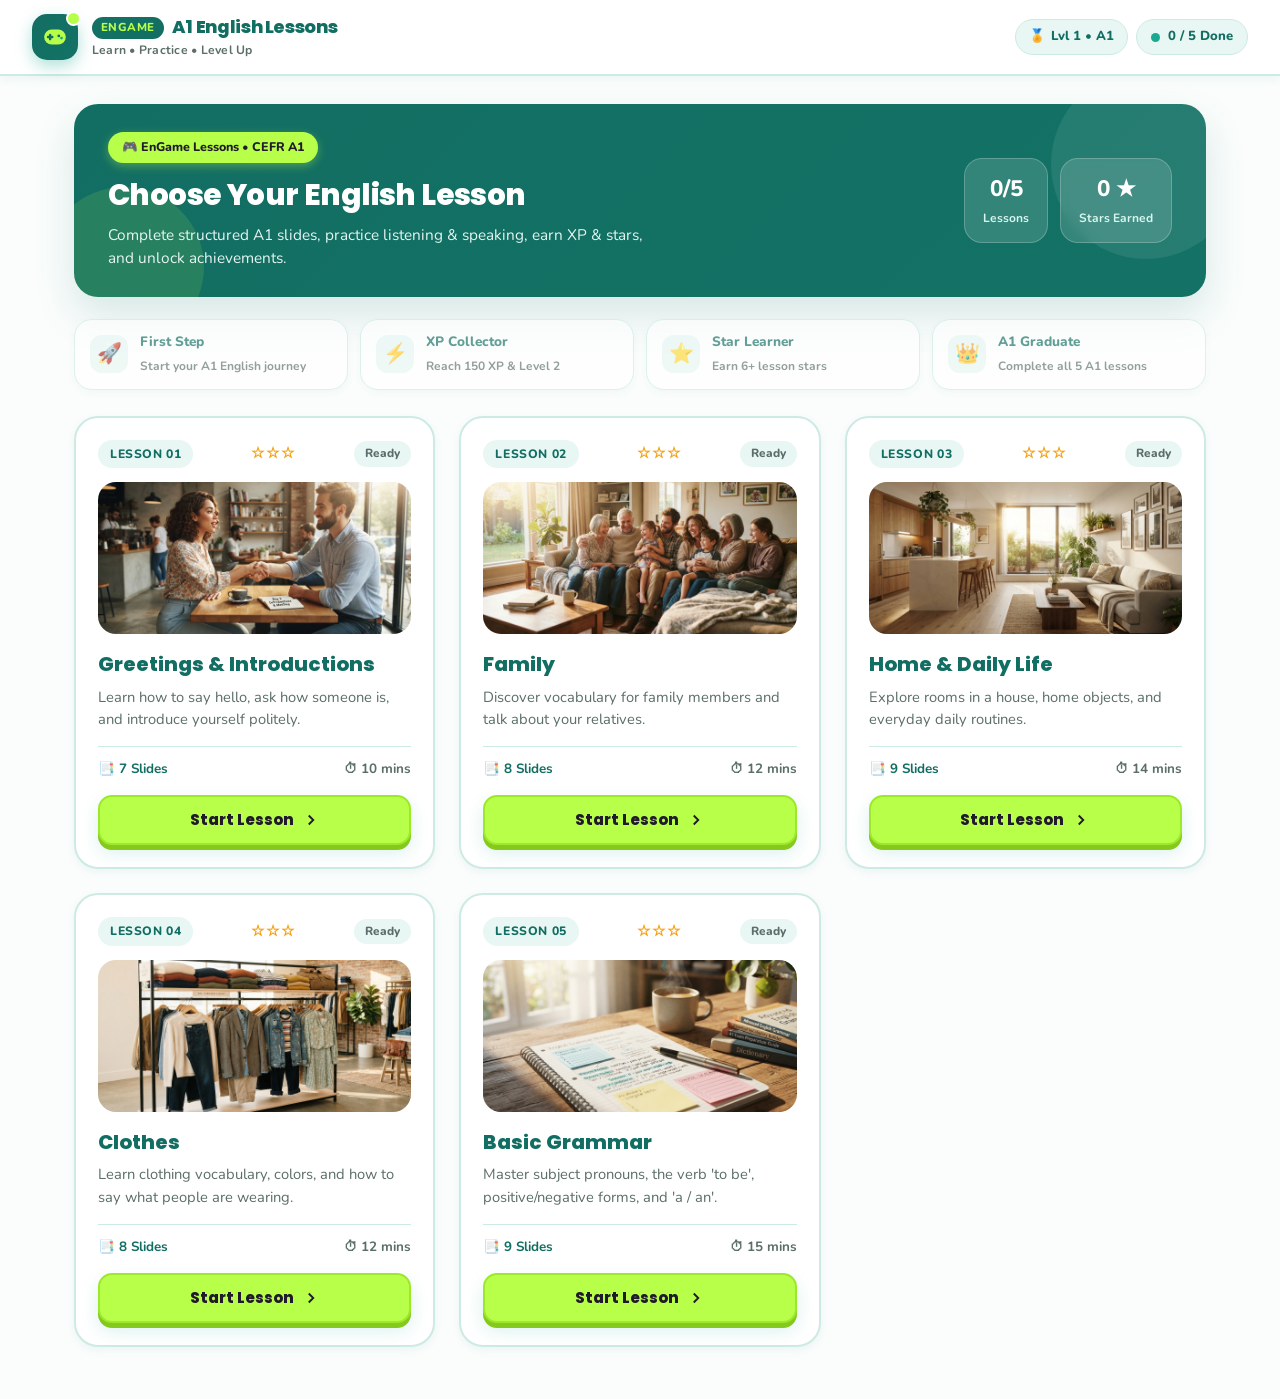
<file: index.html>
<!DOCTYPE html>
<html lang="en">
<head>
  <meta charset="UTF-8" />
  <meta name="viewport" content="width=device-width, initial-scale=1.0" />
  <title>EnGame • A1 English Lessons</title>
  <link rel="preconnect" href="https://fonts.googleapis.com" />
  <link rel="preconnect" href="https://fonts.gstatic.com" crossorigin />
  <link href="https://fonts.googleapis.com/css2?family=Nunito:wght@600;700;800;900&family=Poppins:wght@500;600;700;800&display=swap" rel="stylesheet" />
  <link rel="stylesheet" href="assets/css/style.css" />
  <link rel="stylesheet" href="assets/css/lessons.css" />
</head>
<body>
  <div class="app-shell">
    <header class="top-bar">
      <div class="brand">
        <div class="brand-logo engame-logo" aria-hidden="true">
          <svg width="26" height="26" viewBox="0 0 24 24" fill="none">
            <rect x="2" y="5" width="20" height="14" rx="7" fill="#B8FF4A"/>
            <path d="M7.5 10v4M5.5 12h4" stroke="#126E62" stroke-width="2.2" stroke-linecap="round"/>
            <circle cx="15.5" cy="11" r="1.3" fill="#126E62"/>
            <circle cx="18" cy="13" r="1.3" fill="#19A991"/>
          </svg>
        </div>
        <div>
          <div class="brand-row">
            <span class="engame-tag">EnGame</span>
            <h1 class="brand-title">A1 English Lessons</h1>
          </div>
          <p class="brand-subtitle">Learn • Practice • Level Up</p>
        </div>
      </div>

      <div class="top-actions">
        <div class="gamify-hud" aria-label="Player Progress">
          <div class="hud-pill xp-pill" title="Earned Experience Points">
            <span class="hud-icon">⚡</span>
            <span id="headerXpText">0 XP</span>
          </div>
          <div class="hud-pill level-pill" title="Current Learner Level">
            <span class="hud-icon">🏅</span>
            <span id="headerLevelText">Lvl 1 • A1</span>
          </div>
          <div class="overall-pill" id="overallProgressPill" title="Completed Lessons">
            <span class="dot"></span>
            <span id="overallProgressText">0 / 5 Done</span>
          </div>
        </div>
     
      
      </div>
    </header>

    <main class="lessons-container">
      <section class="intro-banner">
        <div class="intro-banner-text">
          <span class="badge-lime">🎮 EnGame Lessons • CEFR A1</span>
          <h2>Choose Your English Lesson</h2>
          <p>Complete structured A1 slides, practice listening &amp; speaking, earn XP &amp; stars, and unlock achievements.</p>
        </div>
        <div class="banner-stats">
          <div class="stat-chip">
            <strong id="completedCount">0/5</strong>
            <span>Lessons</span>
          </div>
          <div class="stat-chip">
            <strong id="bannerStarsCount">0 ★</strong>
            <span>Stars Earned</span>
          </div>
          <div class="stat-chip lime-chip">
            <strong id="bannerXpCount">0 XP</strong>
            <span>Total XP</span>
          </div>
        </div>
      </section>

      <!-- Subtle Achievements Strip -->
      <section class="achievements-strip" id="achievementsStrip" aria-label="Learner Achievements">
        <!-- Populated dynamically by lessons.js -->
      </section>

      <section class="lessons-grid" id="lessonsGrid" aria-label="A1 English Lessons">
        <!-- Populated dynamically by lessons.js -->
      </section>
    </main>
  </div>

  <script src="assets/js/lessons.js"></script>
  <script>
    document.addEventListener('DOMContentLoaded', () => {
      initThemeToggle();
      initFullscreenToggle();
      renderLessonsGrid();
    });
  </script>
</body>
</html>
</file>
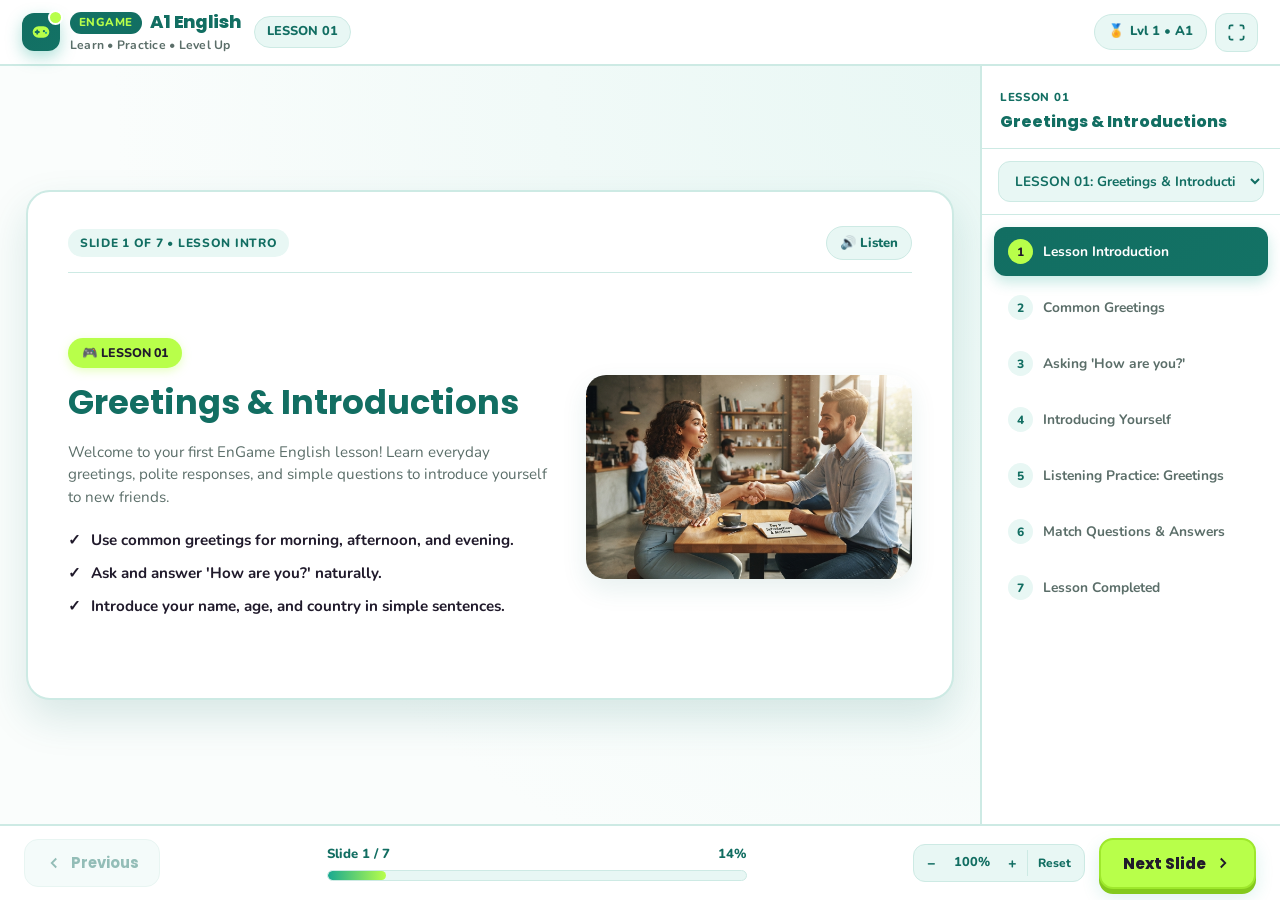
<file: pages/learning.html>
<!DOCTYPE html>
<html lang="en">
<head>
  <meta charset="UTF-8" />
  <meta name="viewport" content="width=device-width, initial-scale=1.0" />
  <title>EnGame Lesson Player | A1 English</title>
  <link rel="preconnect" href="https://fonts.googleapis.com" />
  <link rel="preconnect" href="https://fonts.gstatic.com" crossorigin />
  <link href="https://fonts.googleapis.com/css2?family=Nunito:wght@600;700;800;900&family=Poppins:wght@500;600;700;800&display=swap" rel="stylesheet" />
  <link rel="stylesheet" href="../assets/css/style.css" />
  <link rel="stylesheet" href="../assets/css/player.css" />
</head>
<body class="player-body">
  <div class="player-app" id="playerApp">
    <!-- Top Header: EnGame Logo & Branding, XP Points, Level Indicator, Dark Mode & Fullscreen -->
    <header class="player-header">
      <div class="player-header-left">
        <a href="../index.html" class="brand-link" title="Back to EnGame Lessons">
          <div class="brand-logo engame-logo small" aria-hidden="true">
            <svg width="20" height="20" viewBox="0 0 24 24" fill="none">
              <rect x="2" y="5" width="20" height="14" rx="7" fill="#B8FF4A"/>
              <path d="M7.5 10v4M5.5 12h4" stroke="#126E62" stroke-width="2.2" stroke-linecap="round"/>
              <circle cx="15.5" cy="11" r="1.3" fill="#126E62"/>
              <circle cx="18" cy="13" r="1.3" fill="#19A991"/>
            </svg>
          </div>
          <div>
            <div class="brand-row">
              <span class="engame-tag">EnGame</span>
              <h1 class="brand-title">A1 English</h1>
            </div>
            <p class="brand-subtitle">Learn • Practice • Level Up</p>
          </div>
        </a>
        <div class="lesson-badge-header" id="headerLessonBadge">Lesson 01</div>
      </div>

      <div class="player-header-right">
        <div class="gamify-hud player-hud">
          <div class="hud-pill xp-pill" id="playerXpPill" title="Total XP Earned">
            <span class="hud-icon">⚡</span>
            <span id="playerXpText">0 XP</span>
          </div>
          <div class="hud-pill level-pill" id="playerLevelPill" title="Learner Level">
            <span class="hud-icon">🏅</span>
            <span id="playerLevelText">Lvl 1 • A1</span>
          </div>
        </div>

        <button class="icon-btn mobile-sidebar-btn" id="toggleSidebarBtn" aria-label="Toggle Slides List" title="Lesson Slides">
          <svg width="19" height="19" viewBox="0 0 24 24" fill="none" stroke="currentColor" stroke-width="2.2">
            <line x1="8" y1="6" x2="21" y2="6"></line>
            <line x1="8" y1="12" x2="21" y2="12"></line>
            <line x1="8" y1="18" x2="21" y2="18"></line>
            <line x1="3" y1="6" x2="3.01" y2="6"></line>
            <line x1="3" y1="12" x2="3.01" y2="12"></line>
            <line x1="3" y1="18" x2="3.01" y2="18"></line>
          </svg>
          <span class="btn-label-sm">Slides</span>
        </button>

        <button class="icon-btn" id="themeToggle" aria-label="Toggle Dark Mode" title="Toggle Dark Mode">
          <svg width="19" height="19" viewBox="0 0 24 24" fill="none" stroke="currentColor" stroke-width="2.2">
            <circle cx="12" cy="12" r="5"></circle>
            <path d="M12 1v2M12 21v2M4.22 4.22l1.42 1.42M18.36 18.36l1.42 1.42M1 12h2M21 12h2M4.22 19.78l1.42-1.42M18.36 5.64l1.42-1.42"></path>
          </svg>
        </button>

        <button class="icon-btn" id="fullscreenBtn" aria-label="Toggle Fullscreen" title="Toggle Fullscreen">
          <svg width="19" height="19" viewBox="0 0 24 24" fill="none" stroke="currentColor" stroke-width="2.2">
            <path d="M8 3H5a2 2 0 0 0-2 2v3m18 0V5a2 2 0 0 0-2-2h-3m0 18h3a2 2 0 0 0 2-2v-3M3 16v3a2 2 0 0 0 2 2h3"></path>
          </svg>
        </button>
      </div>
    </header>

    <!-- Workspace: Main Slide Stage + Right Sidebar -->
    <div class="player-workspace">
      <main class="slide-stage" id="slideStage">
        <div class="slide-viewport" id="slideViewport">
          <div class="slide-canvas" id="slideCanvas">
            <!-- Dynamic Slide Content Rendered Here -->
          </div>
        </div>
        <!-- XP / Achievement Toast Notification -->
        <div class="xp-toast hidden" id="xpToast">+10 XP Earned! ⚡</div>
      </main>

      <aside class="slides-sidebar" id="slidesSidebar" aria-label="Lesson Slides">
        <div class="sidebar-header">
          <div>
            <span class="sidebar-kicker" id="sidebarLessonCode">LESSON 01</span>
            <h2 class="sidebar-title" id="sidebarLessonTitle">Greetings &amp; Introductions</h2>
          </div>
          <button class="icon-btn close-sidebar-mobile" id="closeSidebarBtn" aria-label="Close Slides List">
            <svg width="18" height="18" viewBox="0 0 24 24" fill="none" stroke="currentColor" stroke-width="2.4">
              <line x1="18" y1="6" x2="6" y2="18"></line>
              <line x1="6" y1="6" x2="18" y2="18"></line>
            </svg>
          </button>
        </div>

        <div class="sidebar-lesson-switcher">
          <label for="lessonSelect" class="sr-only">Switch Lesson</label>
          <select id="lessonSelect" class="lesson-select"></select>
        </div>

        <ul class="slides-list" id="slidesList">
          <!-- Slide items populated dynamically -->
        </ul>
      </aside>
    </div>

    <!-- Bottom Controls: Previous, Next Slide, Progress Bar, Slide Counter, Zoom Controls -->
    <footer class="player-controls">
      <div class="controls-left">
        <button class="nav-btn btn-secondary" id="prevSlideBtn" disabled>
          <svg width="18" height="18" viewBox="0 0 24 24" fill="none" stroke="currentColor" stroke-width="2.4">
            <polyline points="15 18 9 12 15 6"></polyline>
          </svg>
          <span>Previous</span>
        </button>
      </div>

      <div class="controls-center">
        <div class="progress-meta">
          <span id="slideCounterText">Slide 1 / 7</span>
          <span id="progressPercentText">14%</span>
        </div>
        <div class="progress-track" role="progressbar" aria-valuemin="0" aria-valuemax="100" id="progressTrack">
          <div class="progress-fill" id="progressFill" style="width: 14%"></div>
        </div>
      </div>

      <div class="controls-right">
        <div class="zoom-controls" aria-label="Zoom Controls">
          <button class="zoom-btn" id="zoomOutBtn" title="Zoom Out" aria-label="Zoom Out">−</button>
          <span class="zoom-label" id="zoomLevelText">100%</span>
          <button class="zoom-btn" id="zoomInBtn" title="Zoom In" aria-label="Zoom In">+</button>
          <button class="zoom-btn zoom-reset" id="zoomResetBtn" title="Reset Zoom" aria-label="Reset Zoom">Reset</button>
        </div>

        <button class="nav-btn btn-primary" id="nextSlideBtn">
          <span id="nextSlideBtnText">Next Slide</span>
          <svg width="18" height="18" viewBox="0 0 24 24" fill="none" stroke="currentColor" stroke-width="2.4">
            <polyline points="9 18 15 12 9 6"></polyline>
          </svg>
        </button>
      </div>
    </footer>
  </div>

  <!-- Mistake Review Modal -->
  <div class="modal-backdrop hidden" id="reviewModal">
    <div class="modal-card">
      <div class="modal-header">
        <h3>Review Your Mistakes</h3>
        <button class="icon-btn" id="closeReviewModal" aria-label="Close">✕</button>
      </div>
      <div class="modal-body" id="reviewModalBody"></div>
    </div>
  </div>

  <script src="../assets/js/lessons.js"></script>
  <script src="../assets/js/slides.js"></script>
  <script src="../assets/js/activities.js"></script>
  <script src="../assets/js/player.js"></script>
</body>
</html>
</file>
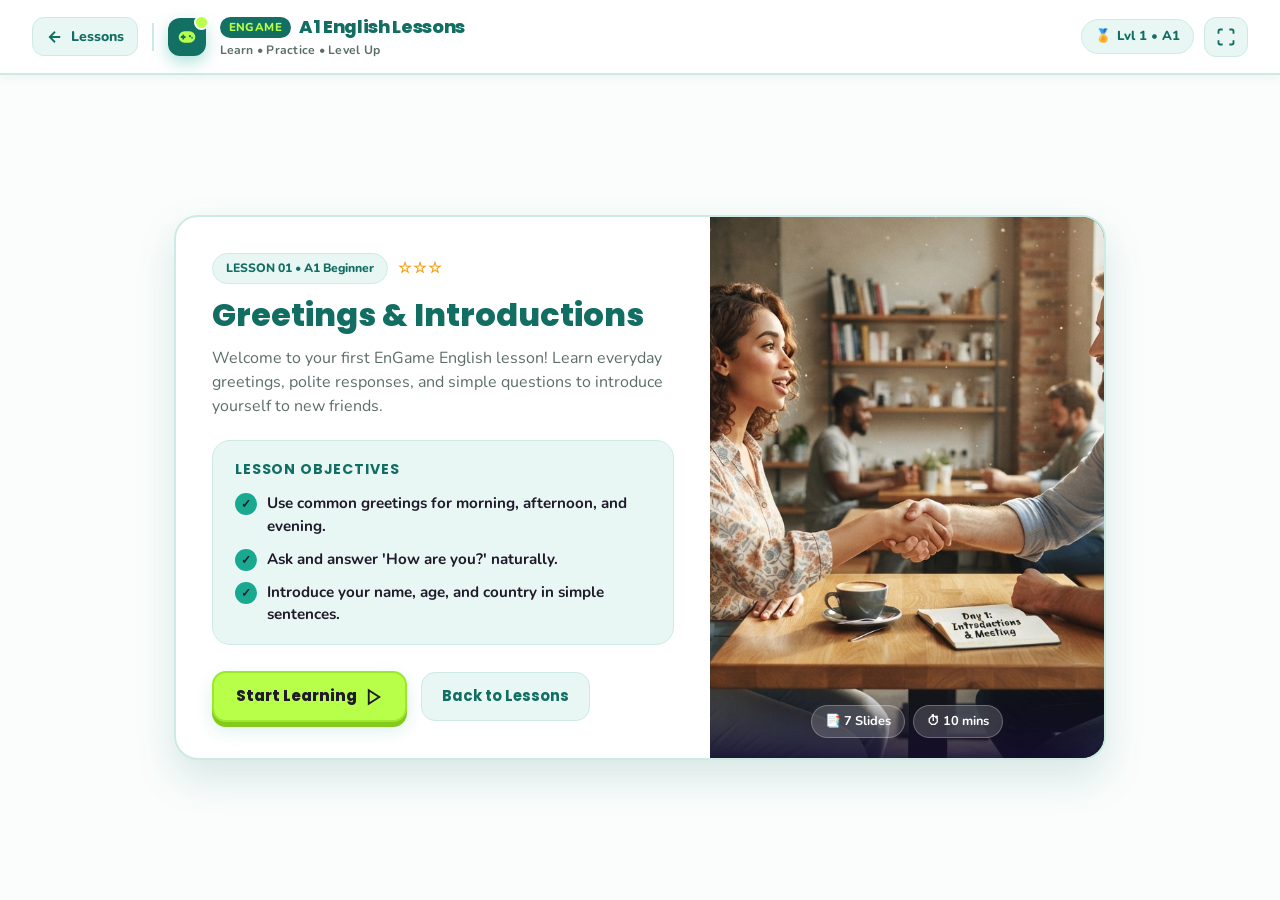
<file: pages/lesson.html>
<!DOCTYPE html>
<html lang="en">
<head>
  <meta charset="UTF-8" />
  <meta name="viewport" content="width=device-width, initial-scale=1.0" />
  <title>Lesson Overview | EnGame A1 English</title>
  <link rel="preconnect" href="https://fonts.googleapis.com" />
  <link rel="preconnect" href="https://fonts.gstatic.com" crossorigin />
  <link href="https://fonts.googleapis.com/css2?family=Nunito:wght@600;700;800;900&family=Poppins:wght@500;600;700;800&display=swap" rel="stylesheet" />
  <link rel="stylesheet" href="../assets/css/style.css" />
  <link rel="stylesheet" href="../assets/css/lessons.css" />
</head>
<body>
  <div class="app-shell">
    <header class="top-bar">
      <div class="brand">
        <a href="../index.html" class="back-link" aria-label="Back to Lessons">
          <svg width="18" height="18" viewBox="0 0 24 24" fill="none" stroke="currentColor" stroke-width="2.4">
            <path d="M19 12H5M12 19l-7-7 7-7"></path>
          </svg>
          <span>Lessons</span>
        </a>
        <div class="divider-v"></div>
        <div class="brand-logo engame-logo small" aria-hidden="true">
          <svg width="20" height="20" viewBox="0 0 24 24" fill="none">
            <rect x="2" y="5" width="20" height="14" rx="7" fill="#B8FF4A"/>
            <path d="M7.5 10v4M5.5 12h4" stroke="#126E62" stroke-width="2.2" stroke-linecap="round"/>
            <circle cx="15.5" cy="11" r="1.3" fill="#126E62"/>
            <circle cx="18" cy="13" r="1.3" fill="#19A991"/>
          </svg>
        </div>
        <div>
          <div class="brand-row">
            <span class="engame-tag">EnGame</span>
            <h1 class="brand-title">A1 English Lessons</h1>
          </div>
          <p class="brand-subtitle">Learn • Practice • Level Up</p>
        </div>
      </div>

      <div class="top-actions">
        <div class="gamify-hud">
          <div class="hud-pill xp-pill">
            <span class="hud-icon">⚡</span>
            <span id="headerXpText">0 XP</span>
          </div>
          <div class="hud-pill level-pill">
            <span class="hud-icon">🏅</span>
            <span id="headerLevelText">Lvl 1 • A1</span>
          </div>
        </div>
        <button class="icon-btn" id="themeToggle" aria-label="Toggle Dark Mode" title="Toggle Dark Mode">
          <svg width="20" height="20" viewBox="0 0 24 24" fill="none" stroke="currentColor" stroke-width="2.2">
            <circle cx="12" cy="12" r="5"></circle>
            <path d="M12 1v2M12 21v2M4.22 4.22l1.42 1.42M18.36 18.36l1.42 1.42M1 12h2M21 12h2M4.22 19.78l1.42-1.42M18.36 5.64l1.42-1.42"></path>
          </svg>
        </button>
        <button class="icon-btn" id="fullscreenBtn" aria-label="Toggle Fullscreen" title="Toggle Fullscreen">
          <svg width="20" height="20" viewBox="0 0 24 24" fill="none" stroke="currentColor" stroke-width="2.2">
            <path d="M8 3H5a2 2 0 0 0-2 2v3m18 0V5a2 2 0 0 0-2-2h-3m0 18h3a2 2 0 0 0 2-2v-3M3 16v3a2 2 0 0 0 2 2h3"></path>
          </svg>
        </button>
      </div>
    </header>

    <main class="lesson-intro-wrapper" id="lessonIntroContainer">
      <!-- Populated dynamically by lessons.js -->
    </main>
  </div>

  <script src="../assets/js/lessons.js"></script>
  <script>
    document.addEventListener('DOMContentLoaded', () => {
      initThemeToggle();
      initFullscreenToggle();
      updateHeaderHUD();
      renderLessonIntroduction();
    });
  </script>
</body>
</html>
</file>
<file: assets/css/style.css>
:root {
  --primary-purple: #19A991;
  --primary-purple-hover: #128C78;
  --deep-purple: #126E62;
  --lavender-bg: #E8F7F4;
  --lavender-hover: #D6F1EC;
  --lime-green: #B8FF4A;
  --lime-green-hover: #A6F52E;
  --soft-green: #DFFF9A;
  --main-bg: #FAFDFC;
  --bg-surface: #FFFFFF;
  --text-main: #201A2B;
  --text-muted: #5B6E69;
  --border-color: #CDEAE4;
  --red-accent: #FF4D6D;
  --red-soft: #FFE4EA;
  --green-success: #16A34A;
  --green-soft: #DCFCE7;

  --shadow-sm: 0 3px 10px rgba(18, 110, 98, 0.06);
  --shadow-md: 0 10px 26px rgba(18, 110, 98, 0.10);
  --shadow-lg: 0 18px 40px rgba(18, 110, 98, 0.15);
  --radius-sm: 12px;
  --radius-md: 18px;
  --radius-lg: 24px;
  --transition: 0.22s cubic-bezier(0.25, 0.8, 0.25, 1);
}

[data-theme="dark"] {
  --primary-purple: #49BFAE;
  --primary-purple-hover: #68D0C0;
  --deep-purple: #E8F6F3;
  --lavender-bg: #18342F;
  --lavender-hover: #244841;
  --lime-green: #B8FF4A;
  --lime-green-hover: #C8FF70;
  --soft-green: rgba(184, 255, 74, 0.18);
  --main-bg: #0D1917;
  --bg-surface: #14221F;
  --text-main: #F4FAF8;
  --text-muted: #A6C8C0;
  --border-color: #31534C;
  --red-accent: #FF6B86;
  --red-soft: rgba(255, 77, 109, 0.2);
  --green-success: #4ADE80;
  --green-soft: rgba(74, 222, 128, 0.18);

  --shadow-sm: 0 4px 12px rgba(0, 0, 0, 0.32);
  --shadow-md: 0 10px 28px rgba(0, 0, 0, 0.45);
  --shadow-lg: 0 18px 42px rgba(0, 0, 0, 0.55);
}

* {
  box-sizing: border-box;
  margin: 0;
  padding: 0;
}

html,
body {
  min-width: 0;
  width: 100%;
}

img,
svg,
video {
  max-width: 100%;
}

body {
  font-family: 'Nunito', 'Poppins', -apple-system, BlinkMacSystemFont, sans-serif;
  background-color: var(--main-bg);
  color: var(--text-main);
  line-height: 1.5;
  transition: background-color var(--transition), color var(--transition);
}

h1, h2, h3, h4, .brand-title, .btn-primary, .btn-secondary {
  font-family: 'Poppins', 'Nunito', sans-serif;
}

a {
  text-decoration: none;
  color: inherit;
}

button {
  font-family: inherit;
  cursor: pointer;
  border: none;
  background: none;
  color: inherit;
}

.sr-only {
  position: absolute;
  width: 1px;
  height: 1px;
  overflow: hidden;
  clip: rect(0, 0, 0, 0);
}

/* Top Bar */
.app-shell {
  min-height: 100vh;
  display: flex;
  flex-direction: column;
}

.top-bar {
  background: var(--bg-surface);
  border-bottom: 2px solid var(--border-color);
  padding: 14px 32px;
  display: flex;
  align-items: center;
  justify-content: space-between;
  gap: 16px;
  box-shadow: var(--shadow-sm);
}

.brand {
  display: flex;
  align-items: center;
  gap: 14px;
  min-width: 0;
}

.brand-logo.engame-logo {
  width: 46px;
  height: 46px;
  border-radius: 15px;
  background: linear-gradient(135deg, #126E62 0%, #137265 100%);
  display: flex;
  align-items: center;
  justify-content: center;
  position: relative;
  box-shadow: 0 6px 16px rgba(25, 169, 145, 0.35);
}

.brand-logo.engame-logo::after {
  content: '';
  position: absolute;
  top: -3px;
  right: -3px;
  width: 11px;
  height: 11px;
  border-radius: 50%;
  background: var(--lime-green);
  border: 2px solid var(--bg-surface);
}

.brand-logo.small {
  width: 38px;
  height: 38px;
  border-radius: 12px;
}

.brand-row {
  display: flex;
  align-items: center;
  gap: 8px;
}

.engame-tag {
  background: linear-gradient(135deg, #137265, #126E62);
  color: #B8FF4A;
  font-size: 0.72rem;
  font-weight: 800;
  padding: 2px 9px;
  border-radius: 999px;
  letter-spacing: 0.04em;
  text-transform: uppercase;
}

.brand-title {
  font-size: 1.12rem;
  font-weight: 800;
  color: var(--deep-purple);
  letter-spacing: -0.02em;
  overflow-wrap: anywhere;
}

.brand-subtitle {
  font-size: 0.76rem;
  font-weight: 700;
  color: var(--text-muted);
  letter-spacing: 0.02em;
}

.top-actions {
  display: flex;
  align-items: center;
  gap: 10px;
  min-width: 0;
}

/* Gamification HUD Pills */
.gamify-hud {
  display: flex;
  align-items: center;
  gap: 8px;
}

.hud-pill {
  display: inline-flex;
  align-items: center;
  gap: 6px;
  padding: 7px 13px;
  border-radius: 999px;
  font-size: 0.82rem;
  font-weight: 800;
  border: 1.5px solid var(--border-color);
  transition: transform var(--transition);
}

.xp-pill {
  background: var(--soft-green);
  color: #201A2B;
  border-color: #B8FF4A;
}

[data-theme="dark"] .xp-pill {
  color: #B8FF4A;
}

.level-pill {
  background: var(--lavender-bg);
  color: var(--deep-purple);
}

.icon-btn {
  display: inline-flex;
  align-items: center;
  justify-content: center;
  gap: 6px;
  padding: 9px 11px;
  border-radius: var(--radius-sm);
  background: var(--lavender-bg);
  color: var(--deep-purple);
  border: 1.5px solid var(--border-color);
  transition: all var(--transition);
}

.icon-btn:hover {
  background: var(--lavender-hover);
  transform: translateY(-2px);
}

.badge-lime {
  display: inline-flex;
  align-items: center;
  gap: 6px;
  padding: 6px 14px;
  border-radius: 999px;
  font-size: 0.78rem;
  font-weight: 800;
  background: var(--lime-green);
  color: #201A2B;
  box-shadow: 0 3px 10px rgba(184, 255, 74, 0.35);
}

.badge-accent {
  display: inline-flex;
  align-items: center;
  gap: 6px;
  padding: 5px 13px;
  border-radius: 999px;
  font-size: 0.76rem;
  font-weight: 800;
  background: var(--lavender-bg);
  color: var(--deep-purple);
  border: 1px solid var(--border-color);
}

/* EnGame Lime Green Action Button */
.btn-primary {
  display: inline-flex;
  align-items: center;
  justify-content: center;
  gap: 8px;
  padding: 12px 22px;
  border-radius: 14px;
  background: var(--lime-green);
  color: #201A2B;
  font-weight: 800;
  font-size: 0.94rem;
  border: 2px solid #9EE82C;
  box-shadow: 0 5px 0 #84C91C, 0 8px 18px rgba(25, 169, 145, 0.16);
  transition: all 0.16s ease;
}

.btn-primary:hover {
  background: var(--lime-green-hover);
  transform: translateY(-2px);
  box-shadow: 0 7px 0 #84C91C, 0 12px 22px rgba(25, 169, 145, 0.22);
}

.btn-primary:active {
  transform: translateY(2px);
  box-shadow: 0 2px 0 #84C91C;
}

.btn-secondary {
  display: inline-flex;
  align-items: center;
  justify-content: center;
  gap: 8px;
  padding: 12px 20px;
  border-radius: 14px;
  background: var(--lavender-bg);
  color: var(--deep-purple);
  border: 1.5px solid var(--border-color);
  font-weight: 700;
  font-size: 0.93rem;
  transition: all var(--transition);
}

.btn-secondary:hover:not(:disabled) {
  background: var(--lavender-hover);
  transform: translateY(-1px);
}

.btn-secondary:disabled {
  opacity: 0.45;
  cursor: not-allowed;
}

@media (max-width: 720px) {
  .top-bar {
    padding: 12px 16px;
    flex-wrap: wrap;
    gap: 10px 14px;
  }
  .brand {
    flex: 1 1 100%;
  }
  .top-actions .overall-pill {
    display: none;
  }
  .brand-title {
    font-size: 0.98rem;
  }
  .top-actions {
    width: 100%;
    justify-content: space-between;
    gap: 8px;
  }
  .gamify-hud {
    min-width: 0;
    gap: 6px;
  }
  .hud-pill {
    gap: 4px;
    padding: 5px 8px;
    font-size: 0.74rem;
  }
  .top-actions .icon-btn {
    padding: 7px 8px;
  }
}

@media (max-width: 380px) {
  .top-bar {
    padding: 10px 12px;
  }
  .brand {
    gap: 10px;
  }
  .brand-row {
    flex-wrap: wrap;
    gap: 4px 6px;
  }
  .brand-logo.engame-logo {
    width: 42px;
    height: 42px;
    flex: 0 0 42px;
  }
  .brand-title {
    font-size: 0.9rem;
  }
  .brand-subtitle {
    font-size: 0.68rem;
  }
  .hud-pill {
    padding: 5px 6px;
    font-size: 0.7rem;
  }
  .top-actions .icon-btn {
    padding: 6px;
  }
}
/* Hide all XP pills and XP counters across the whole project */
.xp-pill,
.lime-chip,
.xp-reward-pill,
.visual-pill.lime {
  display: none !important;
}
#themeToggle {
  display: none !important;
}
</file>
<file: assets/css/lessons.css>
.lessons-container {
  max-width: 1180px;
  width: 100%;
  margin: 0 auto;
  padding: 28px 24px 52px;
}

.overall-pill {
  display: inline-flex;
  align-items: center;
  gap: 8px;
  padding: 7px 14px;
  border-radius: 999px;
  background: var(--lavender-bg);
  border: 1.5px solid var(--border-color);
  font-size: 0.82rem;
  font-weight: 800;
  color: var(--deep-purple);
}

.overall-pill .dot {
  width: 9px;
  height: 9px;
  border-radius: 50%;
  background: var(--primary-purple);
}

.intro-banner {
  background: linear-gradient(135deg, #126E62 0%, #137265 100%);
  color: #FFFFFF;
  border-radius: var(--radius-lg);
  padding: 28px 34px;
  margin-bottom: 22px;
  display: flex;
  align-items: center;
  justify-content: space-between;
  gap: 24px;
  box-shadow: var(--shadow-lg);
  position: relative;
  overflow: hidden;
}

.intro-banner::before {
  content: '';
  position: absolute;
  left: -30px;
  bottom: -50px;
  width: 160px;
  height: 160px;
  border-radius: 50%;
  background: rgba(184, 255, 74, 0.12);
}

.intro-banner::after {
  content: '';
  position: absolute;
  right: -35px;
  top: -35px;
  width: 190px;
  height: 190px;
  border-radius: 50%;
  background: rgba(255, 255, 255, 0.08);
}

.intro-banner-text {
  z-index: 1;
}

.intro-banner-text h2 {
  font-size: 1.85rem;
  font-weight: 800;
  margin: 10px 0 6px;
  letter-spacing: -0.02em;
}

.intro-banner-text p {
  color: #E5F5F2;
  font-size: 0.96rem;
  max-width: 560px;
}

.banner-stats {
  display: flex;
  gap: 12px;
  z-index: 1;
  flex-wrap: wrap;
}

.stat-chip {
  background: rgba(255, 255, 255, 0.14);
  border: 1.5px solid rgba(255, 255, 255, 0.22);
  border-radius: var(--radius-md);
  padding: 13px 18px;
  text-align: center;
  min-width: 102px;
  backdrop-filter: blur(6px);
}

.stat-chip.lime-chip {
  background: rgba(184, 255, 74, 0.18);
  border-color: #B8FF4A;
}

.stat-chip strong {
  display: block;
  font-size: 1.4rem;
  font-weight: 800;
  color: #FFFFFF;
}

.stat-chip.lime-chip strong {
  color: #B8FF4A;
}

.stat-chip span {
  font-size: 0.75rem;
  color: #D9F5EF;
  font-weight: 700;
}

/* Achievements Strip */
.achievements-strip {
  display: grid;
  grid-template-columns: repeat(auto-fit, minmax(220px, 1fr));
  gap: 12px;
  margin-bottom: 26px;
}

.achievement-badge {
  background: var(--bg-surface);
  border: 1.5px solid var(--border-color);
  border-radius: var(--radius-md);
  padding: 12px 15px;
  display: flex;
  align-items: center;
  gap: 12px;
  box-shadow: var(--shadow-sm);
  opacity: 0.65;
  transition: all var(--transition);
}

.achievement-badge.unlocked {
  opacity: 1;
  border-color: #B8FF4A;
  background: linear-gradient(135deg, var(--bg-surface) 0%, var(--soft-green) 100%);
}

.ach-icon {
  width: 38px;
  height: 38px;
  border-radius: 12px;
  background: var(--lavender-bg);
  display: flex;
  align-items: center;
  justify-content: center;
  font-size: 1.25rem;
  flex-shrink: 0;
}

.achievement-badge.unlocked .ach-icon {
  background: var(--deep-purple);
}

.ach-info strong {
  display: block;
  font-size: 0.85rem;
  font-weight: 800;
  color: var(--deep-purple);
}

[data-theme="dark"] .achievement-badge.unlocked .ach-info strong {
  color: #FFFFFF;
}

.ach-info span {
  font-size: 0.75rem;
  color: var(--text-muted);
  font-weight: 700;
}

/* Lessons Grid */
.lessons-grid {
  display: grid;
  grid-template-columns: repeat(auto-fill, minmax(325px, 1fr));
  gap: 24px;
}

.lesson-card {
  background: var(--bg-surface);
  border: 2px solid var(--border-color);
  border-radius: var(--radius-lg);
  padding: 22px;
  display: flex;
  flex-direction: column;
  justify-content: space-between;
  box-shadow: var(--shadow-sm);
  transition: transform var(--transition), box-shadow var(--transition), border-color var(--transition);
}

.lesson-card:hover {
  transform: translateY(-5px);
  box-shadow: var(--shadow-lg);
  border-color: var(--primary-purple);
}

.lesson-card-top {
  display: flex;
  align-items: center;
  justify-content: space-between;
  margin-bottom: 14px;
}

.lesson-num-badge {
  font-size: 0.76rem;
  font-weight: 800;
  letter-spacing: 0.05em;
  text-transform: uppercase;
  padding: 5px 12px;
  border-radius: 999px;
  background: var(--lavender-bg);
  color: var(--deep-purple);
}

.lesson-stars {
  font-size: 0.95rem;
  letter-spacing: 2px;
  color: #F59E0B;
  font-weight: 800;
}

.lesson-status-tag {
  font-size: 0.74rem;
  font-weight: 800;
  padding: 4px 11px;
  border-radius: 999px;
}

.status-completed {
  background: var(--soft-green);
  color: #201A2B;
}

[data-theme="dark"] .status-completed {
  color: #B8FF4A;
}

.status-inprogress {
  background: var(--lavender-bg);
  color: var(--deep-purple);
}

.status-new {
  background: var(--lavender-bg);
  color: var(--text-muted);
}

.lesson-illustration-box {
  height: 152px;
  border-radius: var(--radius-md);
  background: linear-gradient(160deg, var(--lavender-bg) 0%, #D2EEE8 100%);
  display: flex;
  align-items: center;
  justify-content: center;
  margin-bottom: 16px;
  padding: 14px;
  overflow: hidden;
  position: relative;
}

[data-theme="dark"] .lesson-illustration-box {
  background: linear-gradient(160deg, #142923 0%, #1D3933 100%);
}

.lesson-illustration-box svg {
  width: 100%;
  height: 100%;
  max-height: 124px;
}

.xp-reward-pill {
  position: absolute;
  bottom: 10px;
  right: 10px;
  background: var(--deep-purple);
  color: #B8FF4A;
  font-size: 0.72rem;
  font-weight: 800;
  padding: 3px 10px;
  border-radius: 999px;
}

.lesson-card h3 {
  font-size: 1.24rem;
  font-weight: 800;
  color: var(--deep-purple);
  margin-bottom: 6px;
}

.lesson-card p {
  font-size: 0.92rem;
  color: var(--text-muted);
  margin-bottom: 16px;
  flex-grow: 1;
}

.lesson-card-meta {
  display: flex;
  align-items: center;
  justify-content: space-between;
  padding-top: 12px;
  border-top: 1.5px solid var(--border-color);
  margin-bottom: 16px;
  font-size: 0.84rem;
  font-weight: 700;
  color: var(--text-muted);
}

.lesson-card-meta span.slides-pill {
  display: inline-flex;
  align-items: center;
  gap: 6px;
  color: var(--deep-purple);
}

.lesson-card .btn-primary {
  width: 100%;
}

/* Lesson Introduction Page (lesson.html) */
.back-link {
  display: inline-flex;
  align-items: center;
  gap: 7px;
  font-weight: 800;
  font-size: 0.88rem;
  color: var(--deep-purple);
  padding: 8px 13px;
  border-radius: var(--radius-sm);
  background: var(--lavender-bg);
  border: 1.5px solid var(--border-color);
  transition: background var(--transition);
}

.back-link:hover {
  background: var(--lavender-hover);
}

.divider-v {
  width: 1.5px;
  height: 28px;
  background: var(--border-color);
}

.lesson-intro-wrapper {
  max-width: 980px;
  width: 100%;
  margin: 0 auto;
  padding: 36px 24px;
  flex: 1;
  display: flex;
  align-items: center;
}

.lesson-intro-card {
  width: 100%;
  background: var(--bg-surface);
  border: 2px solid var(--border-color);
  border-radius: var(--radius-lg);
  box-shadow: var(--shadow-lg);
  display: grid;
  grid-template-columns: 1.15fr 0.85fr;
  overflow: hidden;
}

.lesson-intro-content {
  padding: 36px;
  display: flex;
  flex-direction: column;
  justify-content: space-between;
}

.lesson-intro-content h2 {
  font-size: 2rem;
  font-weight: 800;
  color: var(--deep-purple);
  margin: 12px 0;
  line-height: 1.2;
}

.lesson-intro-desc {
  font-size: 1rem;
  color: var(--text-muted);
  margin-bottom: 22px;
}

.objectives-box {
  background: var(--lavender-bg);
  border-radius: var(--radius-md);
  padding: 18px 22px;
  margin-bottom: 26px;
  border: 1.5px solid var(--border-color);
}

.objectives-box h3 {
  font-size: 0.88rem;
  text-transform: uppercase;
  letter-spacing: 0.06em;
  color: var(--deep-purple);
  margin-bottom: 12px;
}

.objectives-list {
  list-style: none;
  display: flex;
  flex-direction: column;
  gap: 10px;
}

.objectives-list li {
  display: flex;
  align-items: flex-start;
  gap: 10px;
  font-size: 0.95rem;
  font-weight: 700;
  color: var(--text-main);
}

.objectives-list li .check-dot {
  width: 22px;
  height: 22px;
  border-radius: 50%;
  background: var(--primary-purple);
  color: #201A2B;
  font-size: 0.75rem;
  font-weight: 900;
  display: inline-flex;
  align-items: center;
  justify-content: center;
  flex-shrink: 0;
  margin-top: 1px;
}

.intro-actions {
  display: flex;
  align-items: center;
  gap: 14px;
  flex-wrap: wrap;
}

.lesson-intro-visual {
  background: linear-gradient(155deg, #126E62 0%, #137265 100%);
  padding: 34px;
  display: flex;
  flex-direction: column;
  align-items: center;
  justify-content: center;
  text-align: center;
  color: #FFFFFF;
}

.lesson-intro-visual svg {
  width: 100%;
  max-width: 270px;
  height: auto;
  margin-bottom: 20px;
  filter: drop-shadow(0 12px 20px rgba(0, 0, 0, 0.2));
}

.visual-meta-pills {
  display: flex;
  gap: 8px;
  flex-wrap: wrap;
  justify-content: center;
}

.visual-pill {
  background: rgba(255, 255, 255, 0.16);
  color: #FFFFFF;
  border: 1px solid rgba(255, 255, 255, 0.25);
  padding: 6px 13px;
  border-radius: 999px;
  font-size: 0.8rem;
  font-weight: 700;
}

.visual-pill.lime {
  background: #B8FF4A;
  color: #201A2B;
  border-color: #B8FF4A;
  font-weight: 800;
}

@media (max-width: 820px) {
  .intro-banner {
    flex-direction: column;
    align-items: flex-start;
  }
  .lesson-intro-card {
    grid-template-columns: 1fr;
  }
  .lesson-intro-visual {
    order: -1;
    padding: 26px;
  }
}

.lessons-container,
.lesson-intro-wrapper,
.lesson-intro-content {
  min-width: 0;
}

.achievements-strip {
  grid-template-columns: repeat(auto-fit, minmax(min(100%, 220px), 1fr));
}

.lessons-grid {
  grid-template-columns: repeat(auto-fit, minmax(min(100%, 325px), 1fr));
}

.lesson-card {
  min-width: 0;
}

.lesson-card-top {
  flex-wrap: wrap;
  gap: 8px;
}

.lesson-card-meta {
  flex-wrap: wrap;
  gap: 8px;
}

.intro-banner > *,
.intro-banner-text {
  min-width: 0;
  max-width: 100%;
}

.stat-chip {
  min-width: 0;
}

@media (max-width: 820px) {
  .lessons-container {
    padding: 24px 20px 40px;
  }

  .lesson-intro-wrapper {
    padding: 28px 20px;
  }

  .lesson-intro-content {
    padding: 28px;
  }
}

@media (max-width: 520px) {
  .lessons-container {
    padding: 18px 14px 32px;
  }

  .intro-banner {
    padding: 22px 18px;
    gap: 18px;
    margin-bottom: 18px;
  }

  .intro-banner-text h2 {
    font-size: clamp(1.35rem, 6vw, 1.75rem);
  }

  .banner-stats {
    display: grid;
    grid-template-columns: repeat(2, minmax(0, 1fr));
    width: 100%;
    gap: 8px;
  }

  .stat-chip:last-child {
    grid-column: 1 / -1;
  }

  .stat-chip {
    padding: 10px 6px;
    overflow-wrap: anywhere;
  }

  .stat-chip strong {
    font-size: 1.15rem;
  }

  .achievements-strip {
    grid-template-columns: minmax(0, 1fr);
    gap: 9px;
    margin-bottom: 20px;
  }

  .achievement-badge {
    min-width: 0;
    padding: 10px 12px;
  }

  .lessons-grid {
    gap: 16px;
  }

  .lesson-card {
    padding: 18px;
  }

  .lesson-intro-wrapper {
    padding: 16px 12px;
    align-items: flex-start;
  }

  .lesson-intro-card {
    border-radius: 18px;
  }

  .lesson-intro-content {
    padding: 22px 18px;
  }

  .lesson-intro-content h2 {
    font-size: clamp(1.5rem, 7vw, 1.9rem);
    overflow-wrap: anywhere;
  }

  .objectives-box {
    padding: 15px;
    margin-bottom: 20px;
  }

  .intro-actions {
    align-items: stretch;
    flex-direction: column;
    gap: 10px;
  }

  .intro-actions > a {
    width: 100%;
  }

  .lesson-intro-visual {
    padding: 22px 16px;
  }
}

@media (max-width: 380px) {
  .lessons-container {
    padding-right: 12px;
    padding-left: 12px;
  }

  .intro-banner {
    padding: 18px 14px;
  }

  .lesson-card {
    padding: 16px;
  }

  .lesson-card-top {
    gap: 6px;
  }

  .lesson-status-tag {
    overflow-wrap: anywhere;
  }
}
.lesson-illustration-box {
  position: relative;
  overflow: hidden;
  padding: 0;
}

.lesson-illustration-box .lesson-cover-photo {
  width: 100%;
  height: 100%;
  object-fit: cover;
  object-position: center;
  display: block;
}

.lesson-illustration-box .xp-reward-pill {
  position: absolute;
  z-index: 2;
}
.lesson-intro-visual {
  position: relative;
  padding: 0 !important;
  overflow: hidden;
  display: flex;
  flex-direction: column;
  justify-content: flex-end;
  min-height: 360px;
}

.lesson-intro-visual .lesson-cover-photo {
  position: absolute;
  inset: 0;
  width: 100%;
  height: 100%;
  max-width: none;
  border-radius: 0;
  object-fit: cover;
  object-position: center;
  z-index: 1;
}

.lesson-intro-visual .visual-meta-pills {
  position: relative;
  z-index: 2;
  padding: 20px;
  width: 100%;
  background: linear-gradient(to top, rgba(20, 12, 46, 0.85), transparent);
  justify-content: center;
}
</file>
<file: assets/css/player.css>
.player-body {
  overflow: hidden;
  height: 100vh;
}

.player-app {
  display: flex;
  flex-direction: column;
  height: 100vh;
  background: var(--main-bg);
}

/* Header */
.player-header {
  height: 66px;
  background: var(--bg-surface);
  border-bottom: 2px solid var(--border-color);
  padding: 0 22px;
  display: flex;
  align-items: center;
  justify-content: space-between;
  flex-shrink: 0;
  z-index: 20;
}

.player-header-left {
  display: flex;
  align-items: center;
  gap: 14px;
}

.brand-link {
  display: flex;
  align-items: center;
  gap: 10px;
}

.lesson-badge-header {
  background: var(--lavender-bg);
  color: var(--deep-purple);
  font-weight: 800;
  font-size: 0.8rem;
  padding: 5px 12px;
  border-radius: 999px;
  border: 1.5px solid var(--border-color);
}

.player-header-right {
  display: flex;
  align-items: center;
  gap: 8px;
}

.mobile-sidebar-btn {
  display: none;
}

.btn-label-sm {
  font-size: 0.82rem;
  font-weight: 800;
}

/* Workspace */
.player-workspace {
  flex: 1;
  display: flex;
  overflow: hidden;
  position: relative;
}

.slide-stage {
  flex: 1;
  overflow: auto;
  padding: 26px;
  display: flex;
  align-items: center;
  justify-content: center;
  background: radial-gradient(circle at top right, var(--lavender-bg) 0%, var(--main-bg) 70%);
  position: relative;
}

.slide-viewport {
  width: 100%;
  max-width: 960px;
  transition: transform 0.2s ease;
  transform-origin: center top;
}

.slide-canvas {
  background: var(--bg-surface);
  border: 2px solid var(--border-color);
  border-radius: var(--radius-lg);
  box-shadow: var(--shadow-lg);
  padding: 34px 40px;
  min-height: 510px;
  display: flex;
  flex-direction: column;
  justify-content: space-between;
  animation: slideEnter 0.25s ease;
}

@keyframes slideEnter {
  from {
    opacity: 0;
    transform: translateY(8px) scale(0.99);
  }
  to {
    opacity: 1;
    transform: translateY(0) scale(1);
  }
}

/* XP Toast Notification */
.xp-toast {
  position: fixed;
  top: 82px;
  left: 50%;
  transform: translateX(-50%);
  background: linear-gradient(135deg, #126E62 0%, #137265 100%);
  color: #B8FF4A;
  font-family: 'Poppins', sans-serif;
  font-weight: 800;
  font-size: 0.92rem;
  padding: 10px 22px;
  border-radius: 999px;
  border: 2px solid #B8FF4A;
  box-shadow: 0 10px 24px rgba(18, 110, 98, 0.35);
  z-index: 60;
  animation: popIn 0.25s ease;
}

.xp-toast.hidden {
  display: none;
}

@keyframes popIn {
  from { opacity: 0; transform: translate(-50%, -10px) scale(0.92); }
  to { opacity: 1; transform: translate(-50%, 0) scale(1); }
}

/* Right Sidebar */
.slides-sidebar {
  width: 300px;
  background: var(--bg-surface);
  border-left: 2px solid var(--border-color);
  display: flex;
  flex-direction: column;
  flex-shrink: 0;
  z-index: 15;
}

.sidebar-header {
  padding: 18px 18px 14px;
  border-bottom: 1.5px solid var(--border-color);
  display: flex;
  align-items: flex-start;
  justify-content: space-between;
  gap: 8px;
}

.sidebar-kicker {
  font-size: 0.72rem;
  font-weight: 800;
  letter-spacing: 0.06em;
  color: var(--deep-purple);
  text-transform: uppercase;
}

.sidebar-title {
  font-size: 1rem;
  font-weight: 800;
  color: var(--deep-purple);
  margin-top: 2px;
}

.close-sidebar-mobile {
  display: none;
}

.sidebar-lesson-switcher {
  padding: 12px 16px;
  border-bottom: 1.5px solid var(--border-color);
}

.lesson-select {
  width: 100%;
  padding: 9px 12px;
  border-radius: var(--radius-sm);
  border: 1.5px solid var(--border-color);
  background: var(--lavender-bg);
  color: var(--deep-purple);
  font-family: inherit;
  font-size: 0.85rem;
  font-weight: 700;
  cursor: pointer;
}

.slides-list {
  list-style: none;
  overflow-y: auto;
  padding: 12px;
  display: flex;
  flex-direction: column;
  gap: 7px;
  flex: 1;
}

.slide-nav-item {
  width: 100%;
  text-align: left;
  padding: 11px 13px;
  border-radius: var(--radius-sm);
  display: flex;
  align-items: center;
  gap: 10px;
  font-size: 0.86rem;
  font-weight: 700;
  color: var(--text-muted);
  border: 1.5px solid transparent;
  transition: all var(--transition);
}

.slide-nav-item:hover {
  background: var(--lavender-bg);
  color: var(--deep-purple);
}

.slide-nav-item.active {
  background: linear-gradient(135deg, #126E62 0%, #137265 100%);
  color: #FFFFFF;
  box-shadow: 0 6px 14px rgba(25, 169, 145, 0.25);
}

.slide-num-dot {
  width: 25px;
  height: 25px;
  border-radius: 50%;
  background: var(--lavender-bg);
  color: var(--deep-purple);
  font-size: 0.75rem;
  font-weight: 800;
  display: inline-flex;
  align-items: center;
  justify-content: center;
  flex-shrink: 0;
}

.slide-nav-item.active .slide-num-dot {
  background: #B8FF4A;
  color: #201A2B;
}

.slide-nav-item.visited:not(.active) .slide-num-dot {
  background: var(--soft-green);
  color: #201A2B;
}

.slide-nav-title {
  overflow: hidden;
  text-overflow: ellipsis;
  white-space: nowrap;
}

/* Bottom Controls */
.player-controls {
  height: 76px;
  background: var(--bg-surface);
  border-top: 2px solid var(--border-color);
  padding: 0 24px;
  display: flex;
  align-items: center;
  justify-content: space-between;
  gap: 20px;
  flex-shrink: 0;
  z-index: 20;
}

.controls-center {
  flex: 1;
  max-width: 420px;
}

.progress-meta {
  display: flex;
  justify-content: space-between;
  font-size: 0.82rem;
  font-weight: 800;
  color: var(--deep-purple);
  margin-bottom: 6px;
}

.progress-track {
  width: 100%;
  height: 11px;
  background: var(--lavender-bg);
  border-radius: 999px;
  overflow: hidden;
  border: 1px solid var(--border-color);
}

.progress-fill {
  height: 100%;
  background: linear-gradient(90deg, #19A991 0%, #B8FF4A 100%);
  border-radius: 999px;
  transition: width 0.28s ease;
}

.controls-right {
  display: flex;
  align-items: center;
  gap: 14px;
}

.zoom-controls {
  display: inline-flex;
  align-items: center;
  background: var(--lavender-bg);
  border: 1.5px solid var(--border-color);
  border-radius: var(--radius-sm);
  padding: 3px;
}

.zoom-btn {
  padding: 5px 10px;
  font-weight: 800;
  font-size: 0.9rem;
  color: var(--deep-purple);
  border-radius: 8px;
}

.zoom-btn:hover {
  background: var(--bg-surface);
}

.zoom-btn.zoom-reset {
  font-size: 0.75rem;
  border-left: 1px solid var(--border-color);
  border-radius: 0 8px 8px 0;
}

.zoom-label {
  font-size: 0.8rem;
  font-weight: 800;
  padding: 0 8px;
  min-width: 48px;
  text-align: center;
  color: var(--deep-purple);
}

/* Slide Typography & Components */
.slide-header-bar {
  display: flex;
  align-items: center;
  justify-content: space-between;
  gap: 12px;
  margin-bottom: 18px;
  padding-bottom: 12px;
  border-bottom: 1.5px solid var(--border-color);
}

.slide-tag {
  font-size: 0.75rem;
  font-weight: 800;
  text-transform: uppercase;
  letter-spacing: 0.06em;
  padding: 5px 12px;
  border-radius: 999px;
  background: var(--lavender-bg);
  color: var(--deep-purple);
}

.slide-title {
  font-size: 1.65rem;
  font-weight: 800;
  color: var(--deep-purple);
  margin-bottom: 6px;
}

.slide-subtitle {
  font-size: 0.95rem;
  color: var(--text-muted);
  margin-bottom: 20px;
}

/* Audio Button */
.audio-btn {
  display: inline-flex;
  align-items: center;
  gap: 6px;
  padding: 7px 13px;
  border-radius: 999px;
  background: var(--lavender-bg);
  color: var(--deep-purple);
  border: 1.5px solid var(--border-color);
  font-size: 0.82rem;
  font-weight: 800;
  transition: all var(--transition);
}

.audio-btn:hover {
  background: var(--primary-purple);
  color: #201A2B;
}

.audio-btn.playing {
  background: #B8FF4A;
  color: #201A2B;
  border-color: #9EE82C;
}

/* Slide 1 Intro Cover inside Player */
.cover-slide-layout {
  display: grid;
  grid-template-columns: 1.2fr 0.8fr;
  gap: 28px;
  align-items: center;
  margin: auto;
}

.cover-slide-layout h2 {
  font-size: 2.1rem;
  color: var(--deep-purple);
  margin: 10px 0 12px;
}

.cover-objectives {
  list-style: none;
  display: flex;
  flex-direction: column;
  gap: 10px;
  margin-top: 16px;
}

.cover-objectives li {
  display: flex;
  align-items: center;
  gap: 10px;
  font-weight: 700;
  font-size: 0.95rem;
}

/* Vocabulary Grid */
.vocab-grid {
  display: grid;
  grid-template-columns: repeat(auto-fill, minmax(175px, 1fr));
  gap: 14px;
}

.vocab-card {
  background: var(--lavender-bg);
  border: 1.5px solid var(--border-color);
  border-radius: var(--radius-md);
  padding: 15px;
  text-align: center;
  display: flex;
  flex-direction: column;
  align-items: center;
  gap: 7px;
  transition: transform var(--transition), border-color var(--transition);
}

.vocab-card:hover {
  transform: translateY(-3px);
  border-color: var(--primary-purple);
}

.vocab-emoji {
  font-size: 2.2rem;
}

.vocab-word {
  font-size: 1.05rem;
  font-weight: 800;
  color: var(--deep-purple);
}

.vocab-example {
  font-size: 0.82rem;
  color: var(--text-muted);
}

/* Dialogue Cards */
.dialogue-list {
  display: flex;
  flex-direction: column;
  gap: 14px;
}

.dialogue-row {
  display: flex;
  align-items: flex-start;
  gap: 12px;
}

.dialogue-row.right {
  flex-direction: row-reverse;
}

.speaker-avatar {
  width: 42px;
  height: 42px;
  border-radius: 50%;
  background: linear-gradient(135deg, #126E62, #137265);
  color: #B8FF4A;
  font-weight: 800;
  display: flex;
  align-items: center;
  justify-content: center;
  flex-shrink: 0;
}

.dialogue-row.right .speaker-avatar {
  background: #B8FF4A;
  color: #201A2B;
}

.speech-bubble {
  background: var(--lavender-bg);
  border: 1.5px solid var(--border-color);
  border-radius: 18px;
  padding: 12px 16px;
  max-width: 78%;
}

.dialogue-row.right .speech-bubble {
  background: var(--soft-green);
  border-color: #B8FF4A;
  color: #201A2B;
}

[data-theme="dark"] .dialogue-row.right .speech-bubble {
  color: var(--text-main);
}

.speech-speaker {
  font-size: 0.75rem;
  font-weight: 800;
  color: var(--deep-purple);
  margin-bottom: 2px;
}

.speech-text {
  font-size: 0.98rem;
  font-weight: 700;
}

/* Grammar Table & Cards */
.grammar-table {
  width: 100%;
  border-collapse: collapse;
  margin-bottom: 16px;
  border-radius: var(--radius-md);
  overflow: hidden;
  border: 1.5px solid var(--border-color);
}

.grammar-table th {
  background: linear-gradient(135deg, #126E62, #137265);
  color: #FFFFFF;
  padding: 11px 14px;
  text-align: left;
  font-size: 0.88rem;
}

.grammar-table td {
  padding: 10px 14px;
  border-bottom: 1px solid var(--border-color);
  font-size: 0.92rem;
}

.grammar-table tr:nth-child(even) td {
  background: var(--lavender-bg);
}

/* Interactive Activities */
.activity-box {
  display: flex;
  flex-direction: column;
  gap: 16px;
}

.quiz-question-card {
  background: var(--lavender-bg);
  border: 1.5px solid var(--border-color);
  border-radius: var(--radius-md);
  padding: 16px;
}

.quiz-prompt {
  font-weight: 800;
  font-size: 0.98rem;
  margin-bottom: 12px;
  display: flex;
  align-items: center;
  justify-content: space-between;
  gap: 10px;
}

.options-row {
  display: flex;
  flex-wrap: wrap;
  gap: 10px;
}

.option-btn {
  padding: 9px 16px;
  border-radius: 12px;
  background: var(--bg-surface);
  border: 1.5px solid var(--border-color);
  font-weight: 700;
  font-size: 0.9rem;
  transition: all var(--transition);
}

.option-btn:hover:not(:disabled) {
  border-color: var(--primary-purple);
  background: var(--lavender-hover);
}

.option-btn.selected {
  background: var(--primary-purple);
  color: #201A2B;
  border-color: var(--primary-purple);
}

.option-btn.correct {
  background: var(--green-success);
  color: #FFFFFF;
  border-color: var(--green-success);
}

.option-btn.wrong {
  background: var(--red-accent);
  color: #FFFFFF;
  border-color: var(--red-accent);
}

/* Matching Activity */
.matching-grid {
  display: grid;
  grid-template-columns: 1fr 1fr;
  gap: 18px;
}

.match-col {
  display: flex;
  flex-direction: column;
  gap: 10px;
}

.match-item {
  padding: 12px 15px;
  border-radius: var(--radius-sm);
  background: var(--lavender-bg);
  border: 2px solid var(--border-color);
  font-weight: 800;
  text-align: left;
  display: flex;
  align-items: center;
  justify-content: space-between;
  transition: all var(--transition);
}

.match-item.selected {
  border-color: var(--primary-purple);
  background: var(--lavender-hover);
}

.match-item.matched {
  border-color: var(--green-success);
  background: var(--green-soft);
  color: var(--green-success);
  cursor: default;
}

.match-item.shake {
  border-color: var(--red-accent);
  background: var(--red-soft);
}

/* Fill in the blank & Sentence Builder */
.blank-row {
  display: flex;
  align-items: center;
  flex-wrap: wrap;
  gap: 8px;
  padding: 12px 14px;
  background: var(--lavender-bg);
  border-radius: var(--radius-sm);
  font-size: 0.96rem;
  font-weight: 700;
}

.blank-select, .blank-input {
  padding: 6px 12px;
  border-radius: 10px;
  border: 2px solid var(--border-color);
  background: var(--bg-surface);
  color: var(--text-main);
  font-family: inherit;
  font-weight: 800;
  font-size: 0.92rem;
}

.blank-select.correct, .blank-input.correct {
  border-color: var(--green-success);
  background: var(--green-soft);
}

.blank-select.wrong, .blank-input.wrong {
  border-color: var(--red-accent);
  background: var(--red-soft);
}

.word-bank {
  display: flex;
  flex-wrap: wrap;
  gap: 8px;
  margin-top: 8px;
}

.word-chip {
  padding: 7px 14px;
  border-radius: 999px;
  background: var(--bg-surface);
  border: 1.5px solid var(--primary-purple);
  color: var(--deep-purple);
  font-weight: 800;
  font-size: 0.88rem;
}

.word-chip:disabled {
  opacity: 0.35;
  cursor: not-allowed;
}

.sentence-dropzone {
  min-height: 44px;
  padding: 8px 12px;
  border-radius: 12px;
  background: var(--bg-surface);
  border: 2px dashed var(--border-color);
  display: flex;
  flex-wrap: wrap;
  gap: 8px;
  align-items: center;
}

.activity-footer {
  display: flex;
  align-items: center;
  justify-content: space-between;
  gap: 12px;
  margin-top: 14px;
  flex-wrap: wrap;
}

.feedback-banner {
  padding: 10px 15px;
  border-radius: var(--radius-sm);
  font-weight: 800;
  font-size: 0.9rem;
}

.feedback-banner.success {
  background: var(--soft-green);
  color: #201A2B;
}

.feedback-banner.error {
  background: var(--red-soft);
  color: var(--red-accent);
}

/* Completion Slide */
.completion-card {
  text-align: center;
  padding: 18px 12px;
  display: flex;
  flex-direction: column;
  align-items: center;
  gap: 16px;
}

.trophy-circle {
  width: 82px;
  height: 82px;
  border-radius: 50%;
  background: linear-gradient(135deg, #126E62 0%, #137265 100%);
  color: #B8FF4A;
  font-size: 2.3rem;
  display: flex;
  align-items: center;
  justify-content: center;
  box-shadow: 0 10px 24px rgba(25, 169, 145, 0.35);
}

.score-summary-pill {
  background: var(--soft-green);
  border: 2px solid #B8FF4A;
  color: #201A2B;
  padding: 11px 22px;
  border-radius: 999px;
  font-weight: 800;
  font-size: 0.96rem;
}

.completion-actions {
  display: flex;
  flex-wrap: wrap;
  justify-content: center;
  gap: 12px;
  margin-top: 8px;
}

/* Modal */
.modal-backdrop {
  position: fixed;
  inset: 0;
  background: rgba(32, 26, 43, 0.6);
  display: flex;
  align-items: center;
  justify-content: center;
  padding: 20px;
  z-index: 50;
}

.modal-backdrop.hidden {
  display: none;
}

.modal-card {
  background: var(--bg-surface);
  border: 2px solid var(--border-color);
  border-radius: var(--radius-lg);
  width: 100%;
  max-width: 560px;
  max-height: 80vh;
  display: flex;
  flex-direction: column;
  box-shadow: var(--shadow-lg);
}

.modal-header {
  padding: 18px 22px;
  border-bottom: 1.5px solid var(--border-color);
  display: flex;
  align-items: center;
  justify-content: space-between;
}

.modal-body {
  padding: 20px 22px;
  overflow-y: auto;
  display: flex;
  flex-direction: column;
  gap: 12px;
}

.mistake-item {
  padding: 12px 15px;
  border-radius: var(--radius-sm);
  background: var(--lavender-bg);
  border-left: 4px solid var(--red-accent);
}

/* Responsive */
@media (max-width: 960px) {
  .mobile-sidebar-btn {
    display: inline-flex;
  }
  .close-sidebar-mobile {
    display: inline-flex;
  }
  .slides-sidebar {
    position: fixed;
    top: 66px;
    right: 0;
    bottom: 76px;
    transform: translateX(100%);
    transition: transform 0.25s ease;
    box-shadow: var(--shadow-lg);
  }
  .slides-sidebar.open {
    transform: translateX(0);
  }
  .cover-slide-layout {
    grid-template-columns: 1fr;
  }
  .zoom-controls {
    display: none;
  }
}

@media (max-width: 640px) {
  .slide-stage {
    padding: 14px;
  }
  .slide-canvas {
    padding: 20px 18px;
  }
  .player-controls {
    padding: 0 12px;
    gap: 10px;
  }
  .matching-grid {
    grid-template-columns: 1fr;
  }
  .player-hud {
    display: none;
  }
}

@media (max-width: 960px) {
  .player-controls {
    gap: 12px;
    padding-right: 14px;
    padding-left: 14px;
  }

  .controls-center {
    min-width: 0;
    max-width: none;
  }

  .player-controls .nav-btn {
    padding-right: 14px;
    padding-left: 14px;
  }

  .slides-sidebar {
    width: min(300px, 85vw);
  }
}

@media (max-width: 640px) {
  .player-body {
    height: auto;
    min-height: 100vh;
    min-height: 100svh;
    overflow-x: hidden;
    overflow-y: auto;
  }

  .player-app {
    height: auto;
    min-height: 100vh;
    min-height: 100svh;
  }

  .player-header {
    height: auto;
    min-height: 0;
    padding: 9px 12px;
    flex-wrap: wrap;
    gap: 8px;
  }

  .player-header-left,
  .player-header-right {
    width: 100%;
    min-width: 0;
  }

  .player-header-left {
    justify-content: space-between;
    gap: 8px;
  }

  .brand-link,
  .brand-link > div:last-child {
    min-width: 0;
  }

  .player-header-right {
    justify-content: space-between;
    gap: 8px;
  }

  .player-header-right .icon-btn {
    min-width: 42px;
    min-height: 42px;
  }

  .player-workspace {
    min-height: 0;
    overflow: visible;
  }

  .slide-stage {
    min-width: 0;
    min-height: 0;
    padding: 12px 12px calc(138px + env(safe-area-inset-bottom, 0px));
    overflow: visible;
    align-items: flex-start;
  }

  .slide-viewport {
    min-width: 0;
    max-width: 100%;
  }

  .slide-canvas {
    width: 100%;
    min-width: 0;
    min-height: 0;
    padding: 20px 16px;
  }

  .slide-header-bar {
    flex-wrap: wrap;
    align-items: flex-start;
  }

  .slide-title {
    font-size: clamp(1.25rem, 6vw, 1.65rem);
    overflow-wrap: anywhere;
  }

  .slide-subtitle,
  .speech-text,
  .feedback-banner {
    overflow-wrap: anywhere;
  }

  .cover-slide-layout {
    gap: 16px;
  }

  .cover-slide-layout h2 {
    font-size: clamp(1.55rem, 7vw, 2rem);
    overflow-wrap: anywhere;
  }

  .vocab-grid {
    grid-template-columns: repeat(auto-fill, minmax(min(100%, 175px), 1fr));
  }

  .grammar-table {
    display: block;
    width: 100%;
    overflow: visible;
    border: 0;
  }

  .grammar-table thead {
    display: none;
  }

  .grammar-table tbody {
    display: grid;
    gap: 10px;
  }

  .grammar-table tbody tr {
    display: block;
    min-width: 0;
    overflow: hidden;
    border: 1.5px solid var(--border-color);
    border-radius: var(--radius-md);
    background: var(--bg-surface);
  }

  .grammar-table tbody td {
    display: grid;
    grid-template-columns: minmax(78px, 0.7fr) minmax(0, 1.3fr);
    gap: 8px;
    padding: 9px 10px;
    border-bottom: 1px solid var(--border-color);
    overflow-wrap: anywhere;
  }

  .grammar-table tbody td:last-child {
    border-bottom: 0;
  }

  .grammar-table tbody td::before {
    content: attr(data-label);
    color: var(--text-muted);
    font-size: 0.78rem;
    font-weight: 800;
  }

  .dialogue-row,
  .speech-bubble,
  .speech-bubble > div {
    min-width: 0;
  }

  .speech-bubble {
    overflow-wrap: anywhere;
  }

  .player-controls {
    position: sticky;
    bottom: 0;
    z-index: 20;
    display: grid;
    grid-template-columns: repeat(2, minmax(0, 1fr));
    grid-template-rows: auto auto;
    height: auto;
    min-height: 0;
    gap: 8px 12px;
    padding: 10px 12px calc(10px + env(safe-area-inset-bottom, 0px));
  }

  .controls-center {
    grid-column: 1 / -1;
    grid-row: 1;
    width: 100%;
    max-width: none;
  }

  .controls-left {
    grid-column: 1;
    grid-row: 2;
    min-width: 0;
  }

  .controls-right {
    grid-column: 2;
    grid-row: 2;
    min-width: 0;
    justify-content: flex-end;
  }

  .controls-left .nav-btn,
  .controls-right .nav-btn {
    width: 100%;
    min-width: 0;
    min-height: 44px;
    padding: 9px 10px;
    gap: 5px;
    font-size: 0.82rem;
  }

  .slides-sidebar {
    top: 0;
    right: 0;
    bottom: 0;
    z-index: 30;
    width: min(340px, 100vw);
    max-width: 100%;
    padding-top: 108px;
  }

  .slides-sidebar.open {
    transform: translateX(0);
  }

  .modal-backdrop {
    padding: 12px;
  }

  .modal-card {
    max-height: calc(100vh - 24px);
    max-height: calc(100svh - 24px);
  }

  .modal-header,
  .modal-body {
    padding-right: 16px;
    padding-left: 16px;
  }

  .score-summary-pill {
    max-width: 100%;
    border-radius: 16px;
    overflow-wrap: anywhere;
  }

  .completion-card h2 {
    max-width: 100%;
    font-size: clamp(1.35rem, 6vw, 1.95rem) !important;
    overflow-wrap: anywhere;
  }
}

@media (max-width: 380px) {
  .player-header {
    padding-right: 9px;
    padding-left: 9px;
  }

  .player-header .brand-title {
    font-size: 0.9rem;
  }

  .player-header .brand-subtitle {
    font-size: 0.68rem;
  }

  .lesson-badge-header {
    padding: 4px 8px;
    font-size: 0.7rem;
  }

  .slide-stage {
    padding: 9px 9px calc(138px + env(safe-area-inset-bottom, 0px));
  }

  .slide-canvas {
    padding: 17px 12px;
  }

  .grammar-table tbody td {
    grid-template-columns: minmax(64px, 0.65fr) minmax(0, 1.35fr);
    gap: 6px;
    padding: 8px;
    font-size: 0.82rem;
  }

  .grammar-table tbody td::before {
    font-size: 0.72rem;
  }

  .player-controls {
    gap: 7px 8px;
    padding-right: 9px;
    padding-left: 9px;
  }
}
.slide-intro-photo-wrap .lesson-cover-photo {
  width: 100%;
  height: 100%;
  object-fit: cover;
  display: block;
}
</file>
